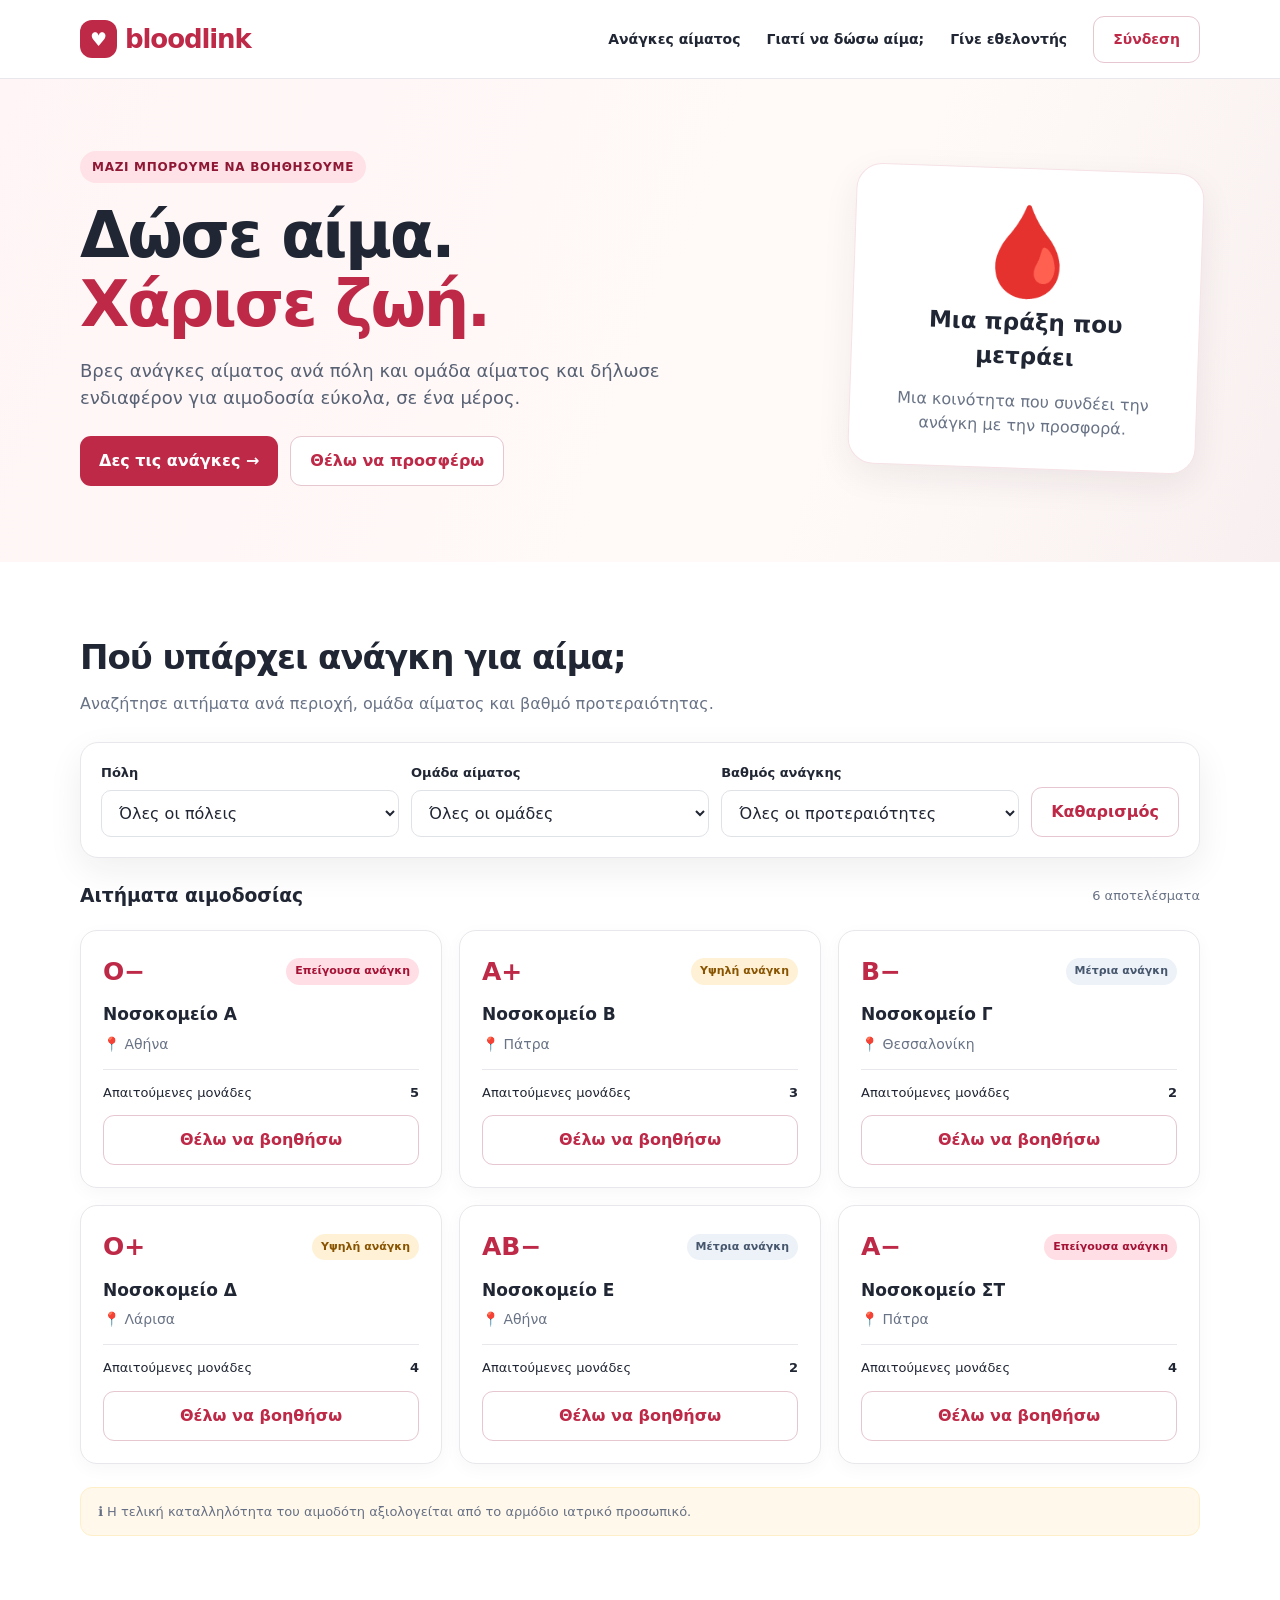
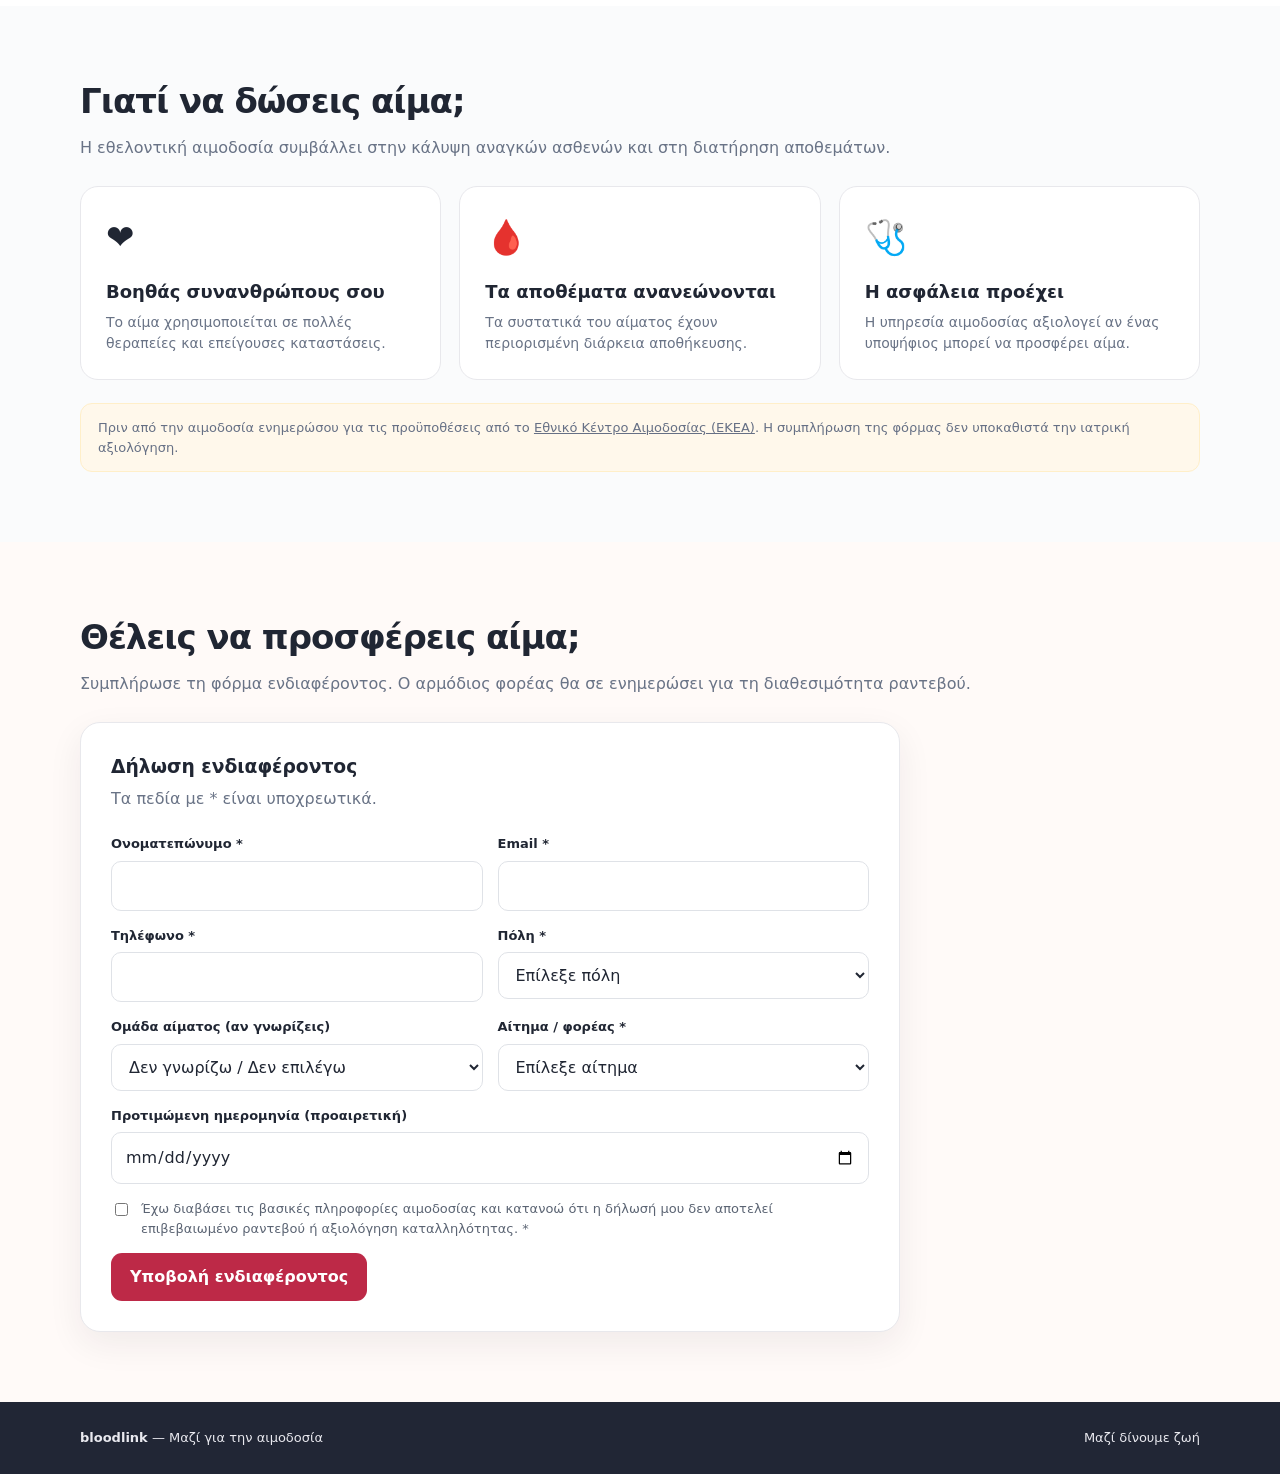
<file: index.html>
<!doctype html>
<html lang="el">
<head>
<meta charset="utf-8"><meta name="viewport" content="width=device-width, initial-scale=1">
<title>Bloodlink | Κάθε σταγόνα μετράει</title>
<style>
:root{--red:#bd2947;--red-dark:#8e1734;--ink:#202633;--muted:#697386;--border:#e8e8ec;--cream:#fffaf8;--surface:#fff;--soft:#fff1f3;--green:#167352;--shadow:0 12px 35px rgba(42,35,48,.07)}*{box-sizing:border-box}html{scroll-behavior:smooth}body{margin:0;background:#fff;color:var(--ink);font-family:system-ui,-apple-system,"Segoe UI",Arial,sans-serif;line-height:1.5}button,input,select{font:inherit}button{cursor:pointer}a{color:inherit;text-decoration:none}.wrap{width:min(1120px,calc(100% - 36px));margin:auto}.nav{border-bottom:1px solid var(--border);background:#fff;position:sticky;top:0;z-index:5}.nav-inner{display:flex;align-items:center;justify-content:space-between;gap:16px;height:78px}.brand{font-size:26px;font-weight:800;letter-spacing:-1.1px;color:var(--red);display:flex;align-items:center;gap:8px}.brand .mark{background:var(--red);color:#fff;border-radius:12px;padding:5px 10px;font-size:19px;letter-spacing:0}.navlinks{display:flex;align-items:center;gap:26px;font-size:14px;font-weight:600}.btn{border:0;border-radius:11px;padding:12px 19px;font-weight:700;display:inline-flex;align-items:center;justify-content:center;gap:8px}.primary{background:var(--red);color:#fff}.primary:hover{background:var(--red-dark)}.outline{background:#fff;border:1px solid #e6c6cf;color:var(--red)}.hero{background:linear-gradient(110deg,#fff5f6,#fffaf8 65%,#f8f0f0);padding:72px 0 76px}.hero-content{display:grid;grid-template-columns:1.35fr .65fr;gap:50px;align-items:center}.eyebrow{display:inline-block;background:#ffe2e8;color:var(--red-dark);font-size:12px;letter-spacing:.7px;font-weight:800;padding:7px 12px;border-radius:50px;text-transform:uppercase}h1{font-size:clamp(36px,5vw,64px);line-height:1.08;margin:18px 0 18px;letter-spacing:-2.4px}h1 span{color:var(--red)}.lead{font-size:18px;color:#576173;max-width:620px}.hero-actions{display:flex;gap:12px;flex-wrap:wrap;margin-top:25px}.hero-art{background:#fff;box-shadow:var(--shadow);border:1px solid #f6e2e6;border-radius:26px;padding:30px;text-align:center;transform:rotate(2deg)}.drop{font-size:88px;line-height:1.2}.hero-art strong{font-size:23px;display:block}.hero-art p{color:var(--muted);margin-bottom:0}.section{padding:70px 0}.section.alt{background:#fafbfc}.section-title{font-size:34px;letter-spacing:-1px;margin:0 0 9px}.sub{color:var(--muted);margin:0 0 26px}.filters{background:#fff;border:1px solid var(--border);border-radius:18px;box-shadow:var(--shadow);padding:20px;display:grid;grid-template-columns:1fr 1fr 1fr auto;gap:12px;align-items:end;margin-bottom:24px}.field label{display:block;font-size:13px;font-weight:750;margin-bottom:7px}.field input,.field select{width:100%;border:1px solid #dfe2e7;border-radius:10px;padding:12px 13px;background:#fff;color:var(--ink)}.field input:focus,.field select:focus{outline:3px solid #fbdce3;border-color:var(--red)}.results-head{display:flex;align-items:center;justify-content:space-between;gap:10px;margin:20px 0}.results-head h3{margin:0}.small{font-size:13px;color:var(--muted)}.cards{display:grid;grid-template-columns:repeat(3,minmax(0,1fr));gap:17px}.request{border:1px solid var(--border);border-radius:17px;padding:22px;background:white;box-shadow:0 5px 18px rgba(30,30,50,.035)}.request h3{margin:12px 0 6px;font-size:17px}.request p{color:var(--muted);margin:0 0 12px;font-size:14px}.topline{display:flex;align-items:center;justify-content:space-between;gap:10px}.blood{font-size:25px;font-weight:800;color:var(--red)}.urgency{border-radius:30px;padding:5px 9px;font-size:11px;font-weight:800}.urgent{background:#ffdee5;color:#a51235}.high{background:#fff1d5;color:#885400}.medium{background:#edf2f8;color:#46566d}.request .meta{margin-top:14px;padding:13px 0;border-top:1px solid var(--border);font-size:13px;display:flex;justify-content:space-between}.request .btn{width:100%}.empty{border:1px dashed #d8c8ca;border-radius:16px;padding:30px;text-align:center;color:var(--muted);grid-column:1/-1}.features{display:grid;grid-template-columns:repeat(3,1fr);gap:18px}.feature{border:1px solid var(--border);padding:25px;border-radius:18px;background:#fff}.feature .symbol{font-size:34px}.feature h3{font-size:18px;margin:15px 0 7px}.feature p{color:var(--muted);font-size:14px;margin:0}.notice{font-size:13px;color:#667085;background:#fff8eb;padding:14px 17px;border:1px solid #ffefc9;border-radius:12px;margin-top:23px}.signup{background:var(--cream)}.formgrid{display:grid;grid-template-columns:1fr 1fr;gap:15px}.form-panel{background:#fff;border:1px solid var(--border);border-radius:20px;padding:30px;box-shadow:var(--shadow);max-width:820px}.form-panel h3{margin:0 0 6px}.form-panel>p{color:var(--muted);margin:0 0 23px}.form-panel .wide{grid-column:1/-1}.check{display:flex;gap:10px;align-items:flex-start;font-size:13px;color:#5b6473}.check input{margin-top:4px}.footer{padding:26px 0;background:#212635;color:#e9e9ef}.foot{display:flex;justify-content:space-between;gap:18px;flex-wrap:wrap;font-size:13px}.modal{position:fixed;inset:0;background:rgba(28,26,35,.56);z-index:15;display:grid;place-items:center;padding:15px}.modal[hidden],#hospitalLogin[hidden],#volunteerLogin[hidden]{display:none}.dialog{width:min(470px,100%);background:#fff;border-radius:21px;padding:28px;box-shadow:0 22px 60px rgba(0,0,0,.2);position:relative}.close{position:absolute;right:15px;top:12px;border:0;background:#f5f5f6;border-radius:8px;width:32px;height:32px;font-size:20px}.role-tabs{display:flex;gap:7px;padding:5px;border-radius:11px;background:#f6f6f7;margin:18px 0}.role-tabs button{flex:1;border:none;border-radius:8px;background:transparent;padding:10px;font-weight:700}.role-tabs button.active{background:#fff;box-shadow:0 1px 5px #dedee0;color:var(--red)}.login-fields{display:grid;gap:14px}.hint{margin-top:13px;color:var(--muted);font-size:12px}.message{margin-top:14px;padding:12px;border-radius:10px;background:#e9f7f0;color:#116142;font-size:14px}.message[hidden]{display:none}.dashboard{background:#fafbfc;border:1px solid var(--border);border-radius:13px;padding:16px;margin-top:14px}.dashboard[hidden]{display:none}@media(max-width:800px){.hero-content{grid-template-columns:1fr}.hero-art{display:none}.filters{grid-template-columns:1fr 1fr}.cards,.features{grid-template-columns:1fr 1fr}.navlinks{gap:12px}.navlinks a{display:none}}@media(max-width:560px){.hero{padding:51px 0}.section{padding:51px 0}.filters,.cards,.features,.formgrid{grid-template-columns:1fr}.form-panel{padding:19px}.nav-inner{height:66px}h1{letter-spacing:-1px}}
</style>
</head>   
<body>
<header class="nav"><div class="wrap nav-inner"><a class="brand" href="#top"><span class="mark">♥</span>bloodlink</a><nav class="navlinks"><a href="#requests">Ανάγκες αίματος</a><a href="#why">Γιατί να δώσω αίμα;</a><a href="#volunteer">Γίνε εθελοντής</a><button class="btn outline" id="openLogin">Σύνδεση</button></nav></div></header>
<main id="top">
<section class="hero"><div class="wrap hero-content"><div><span class="eyebrow">Μαζί μπορούμε να βοηθήσουμε</span><h1>Δώσε αίμα.<br><span>Χάρισε ζωή.</span></h1><p class="lead">Βρες ανάγκες αίματος ανά πόλη και ομάδα αίματος και δήλωσε ενδιαφέρον για αιμοδοσία εύκολα, σε ένα μέρος.</p><div class="hero-actions"><a class="btn primary" href="#requests">Δες τις ανάγκες →</a><a class="btn outline" href="#volunteer">Θέλω να προσφέρω</a></div></div><div class="hero-art"><div class="drop">🩸</div><strong>Μια πράξη που μετράει</strong><p>Μια κοινότητα που συνδέει την ανάγκη με την προσφορά.</p></div></div></section>
<section class="section" id="requests"><div class="wrap"><h2 class="section-title">Πού υπάρχει ανάγκη για αίμα;</h2><p class="sub">Αναζήτησε αιτήματα ανά περιοχή, ομάδα αίματος και βαθμό προτεραιότητας.</p><div class="filters"><div class="field"><label for="city">Πόλη</label><select id="city"><option value="">Όλες οι πόλεις</option><option>Αθήνα</option><option>Θεσσαλονίκη</option><option>Πάτρα</option><option>Λάρισα</option></select></div><div class="field"><label for="bloodType">Ομάδα αίματος</label><select id="bloodType"><option value="">Όλες οι ομάδες</option><option>O−</option><option>O+</option><option>A−</option><option>A+</option><option>B−</option><option>B+</option><option>AB−</option><option>AB+</option></select></div><div class="field"><label for="priority">Βαθμός ανάγκης</label><select id="priority"><option value="">Όλες οι προτεραιότητες</option><option value="Επείγουσα">Επείγουσα</option><option value="Υψηλή">Υψηλή</option><option value="Μέτρια">Μέτρια</option></select></div><button class="btn outline" id="clearFilters" type="button">Καθαρισμός</button></div><div class="results-head"><h3>Αιτήματα αιμοδοσίας</h3><span class="small" id="count"></span></div><div class="cards" id="cards"></div><div class="notice">ℹ️ Η τελική καταλληλότητα του αιμοδότη αξιολογείται από το αρμόδιο ιατρικό προσωπικό.</div></div></section>
<section class="section alt" id="why"><div class="wrap"><h2 class="section-title">Γιατί να δώσεις αίμα;</h2><p class="sub">Η εθελοντική αιμοδοσία συμβάλλει στην κάλυψη αναγκών ασθενών και στη διατήρηση αποθεμάτων.</p><div class="features"><article class="feature"><div class="symbol">❤️</div><h3>Βοηθάς συνανθρώπους σου</h3><p>Το αίμα χρησιμοποιείται σε πολλές θεραπείες και επείγουσες καταστάσεις.</p></article><article class="feature"><div class="symbol">🩸</div><h3>Τα αποθέματα ανανεώνονται</h3><p>Τα συστατικά του αίματος έχουν περιορισμένη διάρκεια αποθήκευσης.</p></article><article class="feature"><div class="symbol">🩺</div><h3>Η ασφάλεια προέχει</h3><p>Η υπηρεσία αιμοδοσίας αξιολογεί αν ένας υποψήφιος μπορεί να προσφέρει αίμα.</p></article></div><div class="notice">Πριν από την αιμοδοσία ενημερώσου για τις προϋποθέσεις από το <a href="https://ekea.gr/" target="_blank" rel="noopener noreferrer" style="text-decoration:underline">Εθνικό Κέντρο Αιμοδοσίας (ΕΚΕΑ)</a>. Η συμπλήρωση της φόρμας δεν υποκαθιστά την ιατρική αξιολόγηση.</div></div></section>
<section class="section signup" id="volunteer"><div class="wrap"><h2 class="section-title">Θέλεις να προσφέρεις αίμα;</h2><p class="sub">Συμπλήρωσε τη φόρμα ενδιαφέροντος. Ο αρμόδιος φορέας θα σε ενημερώσει για τη διαθεσιμότητα ραντεβού.</p><form class="form-panel" id="interestForm"><h3>Δήλωση ενδιαφέροντος</h3><p>Τα πεδία με * είναι υποχρεωτικά.</p><div class="formgrid"><div class="field"><label for="fullName">Ονοματεπώνυμο *</label><input id="fullName" required maxlength="100" autocomplete="name"></div><div class="field"><label for="email">Email *</label><input id="email" type="email" required autocomplete="email"></div><div class="field"><label for="phone">Τηλέφωνο *</label><input id="phone" type="tel" required autocomplete="tel" maxlength="25"></div><div class="field"><label for="formCity">Πόλη *</label><select id="formCity" required><option value="">Επίλεξε πόλη</option><option>Αθήνα</option><option>Θεσσαλονίκη</option><option>Πάτρα</option><option>Λάρισα</option></select></div><div class="field"><label for="formBlood">Ομάδα αίματος (αν γνωρίζεις)</label><select id="formBlood"><option value="">Δεν γνωρίζω / Δεν επιλέγω</option><option>O−</option><option>O+</option><option>A−</option><option>A+</option><option>B−</option><option>B+</option><option>AB−</option><option>AB+</option></select></div><div class="field"><label for="requestSelect">Αίτημα / φορέας *</label><select id="requestSelect" required></select></div><div class="field wide"><label for="preferredDate">Προτιμώμενη ημερομηνία (προαιρετική)</label><input id="preferredDate" type="date"></div><label class="check wide"><input type="checkbox" id="consent" required><span>Έχω διαβάσει τις βασικές πληροφορίες αιμοδοσίας και κατανοώ ότι η δήλωσή μου δεν αποτελεί επιβεβαιωμένο ραντεβού ή αξιολόγηση καταλληλότητας. *</span></label><div class="wide"><button class="btn primary" type="submit">Υποβολή ενδιαφέροντος</button><div id="formMessage" class="message" role="status" aria-live="polite" hidden></div></div></div></form></div></section>
</main>
<footer class="footer"><div class="wrap foot"><span><strong>bloodlink</strong> — Μαζί για την αιμοδοσία</span><span>Μαζί δίνουμε ζωή</span></div></footer>
<div class="modal" id="loginModal" hidden><div class="dialog" role="dialog" aria-modal="true" aria-labelledby="loginTitle"><button class="close" type="button" id="closeLogin" aria-label="Κλείσιμο">×</button><h2 id="loginTitle" style="margin:0">Σύνδεση στο Bloodlink</h2><p class="small">Επίλεξε τύπο λογαριασμού.</p><div class="role-tabs"><button type="button" class="active" data-role="volunteer">Εθελοντής</button><button type="button" data-role="hospital">Νοσοκομείο</button></div><form id="volunteerLogin" class="login-fields"><p class="small">Σύνδεση εθελοντή</p><div class="field"><label for="volunteerUsername">Όνομα χρήστη</label><input id="volunteerUsername" type="text" required maxlength="80" autocomplete="off" placeholder="Όνομα χρήστη"></div><div class="field"><label for="volunteerPassword">Κωδικός πρόσβασης</label><input id="volunteerPassword" type="password" required minlength="1" autocomplete="off" placeholder="Κωδικός πρόσβασης"></div><button class="btn primary" type="submit">Σύνδεση εθελοντή</button><p class="hint">Για την εργασία χρησιμοποίησε μόνο δοκιμαστικά στοιχεία, όχι πραγματικούς κωδικούς TAXISnet.</p></form><form id="hospitalLogin" class="login-fields" hidden><div class="field"><label for="hospitalUsername">Όνομα νοσοκομείου</label><input id="hospitalUsername" required maxlength="120" autocomplete="off" placeholder="π.χ. Γενικό Νοσοκομείο Αθηνών"></div><div class="field"><label for="hospitalPassword">Κωδικός πρόσβασης</label><input id="hospitalPassword" type="password" required autocomplete="off" placeholder="Κωδικός πρόσβασης"></div><button class="btn primary" type="submit">Σύνδεση νοσοκομείου</button></form><div id="loginResult" class="dashboard" hidden aria-live="polite"></div></div></div>
<script>
const defaultRequests=[{id:1,hospital:'Νοσοκομείο Α',city:'Αθήνα',blood:'O−',units:5,priority:'Επείγουσα'},{id:2,hospital:'Νοσοκομείο Β',city:'Πάτρα',blood:'A+',units:3,priority:'Υψηλή'},{id:3,hospital:'Νοσοκομείο Γ',city:'Θεσσαλονίκη',blood:'B−',units:2,priority:'Μέτρια'},{id:4,hospital:'Νοσοκομείο Δ',city:'Λάρισα',blood:'O+',units:4,priority:'Υψηλή'},{id:5,hospital:'Νοσοκομείο Ε',city:'Αθήνα',blood:'AB−',units:2,priority:'Μέτρια'},{id:6,hospital:'Νοσοκομείο ΣΤ',city:'Πάτρα',blood:'A−',units:4,priority:'Επείγουσα'}];
const requests=JSON.parse(localStorage.getItem('bloodlink_demo_requests')||'null')||defaultRequests;
const cards=document.getElementById('cards'),selCity=document.getElementById('city'),selBlood=document.getElementById('bloodType'),selPriority=document.getElementById('priority');
function render(){const filtered=requests.filter(x=>(!selCity.value||selCity.value===x.city)&&(!selBlood.value||selBlood.value===x.blood)&&(!selPriority.value||selPriority.value===x.priority));document.getElementById('count').textContent=filtered.length+' αποτελέσματα';cards.replaceChildren();if(!filtered.length){const e=document.createElement('div');e.className='empty';e.textContent='Δεν βρέθηκαν αιτήματα με αυτά τα φίλτρα.';cards.append(e);return}for(const x of filtered){const article=document.createElement('article');article.className='request';const cls=x.priority==='Επείγουσα'?'urgent':x.priority==='Υψηλή'?'high':'medium';article.innerHTML=`<div class="topline"><span class="blood">${x.blood}</span><span class="urgency ${cls}">${x.priority} ανάγκη</span></div><h3>${x.hospital}</h3><p>📍 ${x.city}</p><div class="meta"><span>Απαιτούμενες μονάδες</span><strong>${x.units}</strong></div><button class="btn outline" type="button">Θέλω να βοηθήσω</button>`;article.querySelector('button').addEventListener('click',()=>{document.getElementById('requestSelect').value=String(x.id);document.getElementById('formCity').value=x.city;document.getElementById('volunteer').scrollIntoView({behavior:'smooth'});});cards.append(article)}}
[selCity,selBlood,selPriority].forEach(x=>x.addEventListener('change',render));document.getElementById('clearFilters').addEventListener('click',()=>{selCity.value='';selBlood.value='';selPriority.value='';render()});const rq=document.getElementById('requestSelect');rq.add(new Option('Επίλεξε αίτημα',''));for(const r of requests)rq.add(new Option(`${r.hospital} (${r.city}, ${r.blood})`,String(r.id)));render();document.getElementById('preferredDate').min=new Date().toLocaleDateString('en-CA');document.getElementById('interestForm').addEventListener('submit',ev=>{ev.preventDefault();const out=document.getElementById('formMessage');out.textContent='Η δήλωση ενδιαφέροντος καταχωρήθηκε στην τρέχουσα προβολή. Θα ενημερωθείς για τα διαθέσιμα ραντεβού όταν επικοινωνήσει μαζί σου ο αρμόδιος φορέας.';out.hidden=false;out.scrollIntoView({behavior:'smooth',block:'nearest'});});
const modal=document.getElementById('loginModal'),result=document.getElementById('loginResult');
let role='volunteer';
const volunteerLogin=document.getElementById('volunteerLogin'),hospitalLogin=document.getElementById('hospitalLogin');
document.getElementById('openLogin').addEventListener('click',()=>{modal.hidden=false;result.hidden=true;document.getElementById('volunteerUsername').focus()});
function closeModal(){modal.hidden=true;hospitalLogin.reset();volunteerLogin.reset();result.hidden=true}
document.getElementById('closeLogin').addEventListener('click',closeModal);
modal.addEventListener('click',e=>{if(e.target===modal)closeModal()});
document.addEventListener('keydown',e=>{if(e.key==='Escape'&&!modal.hidden)closeModal()});
document.querySelectorAll('[data-role]').forEach(b=>b.addEventListener('click',()=>{role=b.dataset.role;document.querySelectorAll('[data-role]').forEach(x=>x.classList.toggle('active',x===b));volunteerLogin.hidden=role!=='volunteer';hospitalLogin.hidden=role!=='hospital';result.hidden=true;}));
function showLoginDemo(title,description){result.replaceChildren();const head=document.createElement('strong');head.textContent=title;const line=document.createElement('p');line.textContent=description;result.append(head,line);result.hidden=false;}
volunteerLogin.addEventListener('submit',e=>{e.preventDefault();const username=document.getElementById('volunteerUsername').value.trim();if(!username)return;sessionStorage.setItem('bloodlink_demo_role','volunteer');sessionStorage.setItem('bloodlink_volunteer_username',username);volunteerLogin.reset();location.href='volunteer-dashboard.html';});
hospitalLogin.addEventListener('submit',e=>{e.preventDefault();const name=document.getElementById('hospitalUsername').value.trim();if(!name)return;sessionStorage.setItem('bloodlink_demo_role','hospital');sessionStorage.setItem('bloodlink_demo_hospital',name);document.getElementById('hospitalPassword').value='';location.href='hospital-dashboard.html';});
</script>
</body></html>
</file>
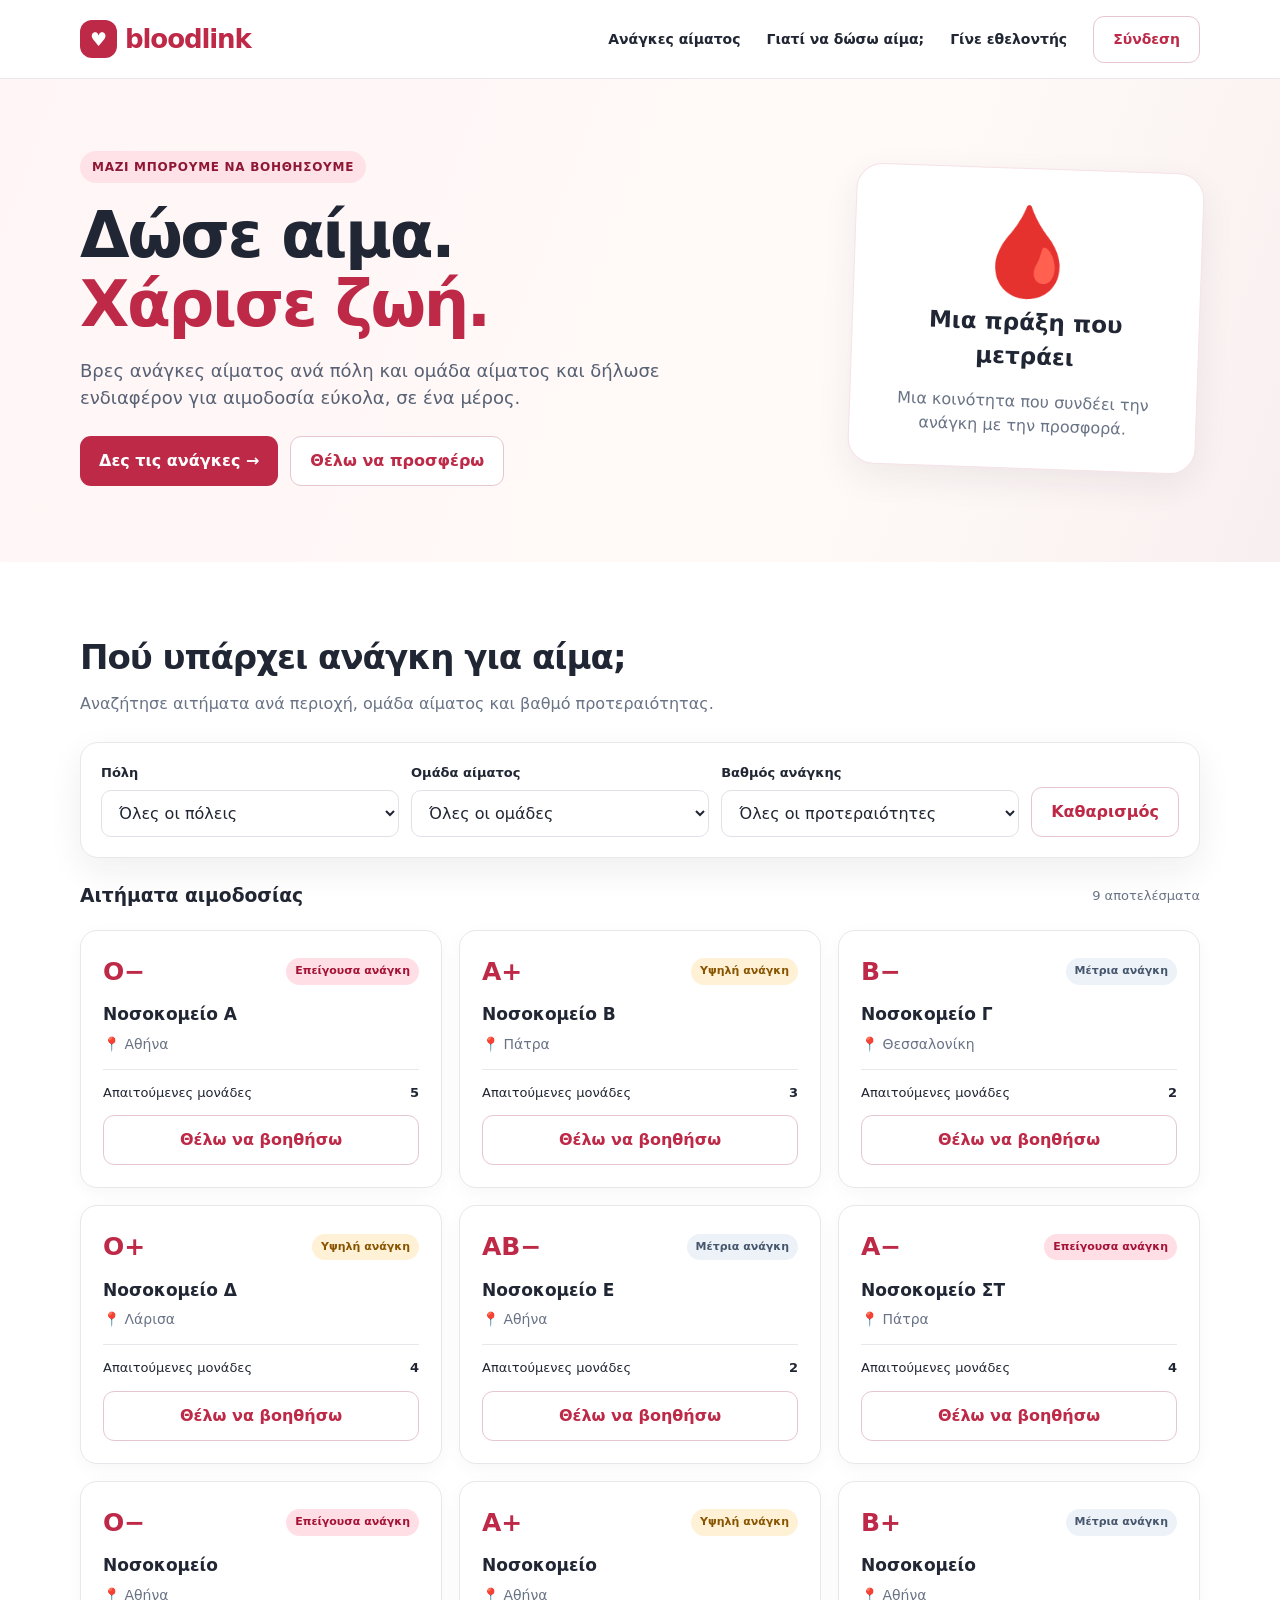
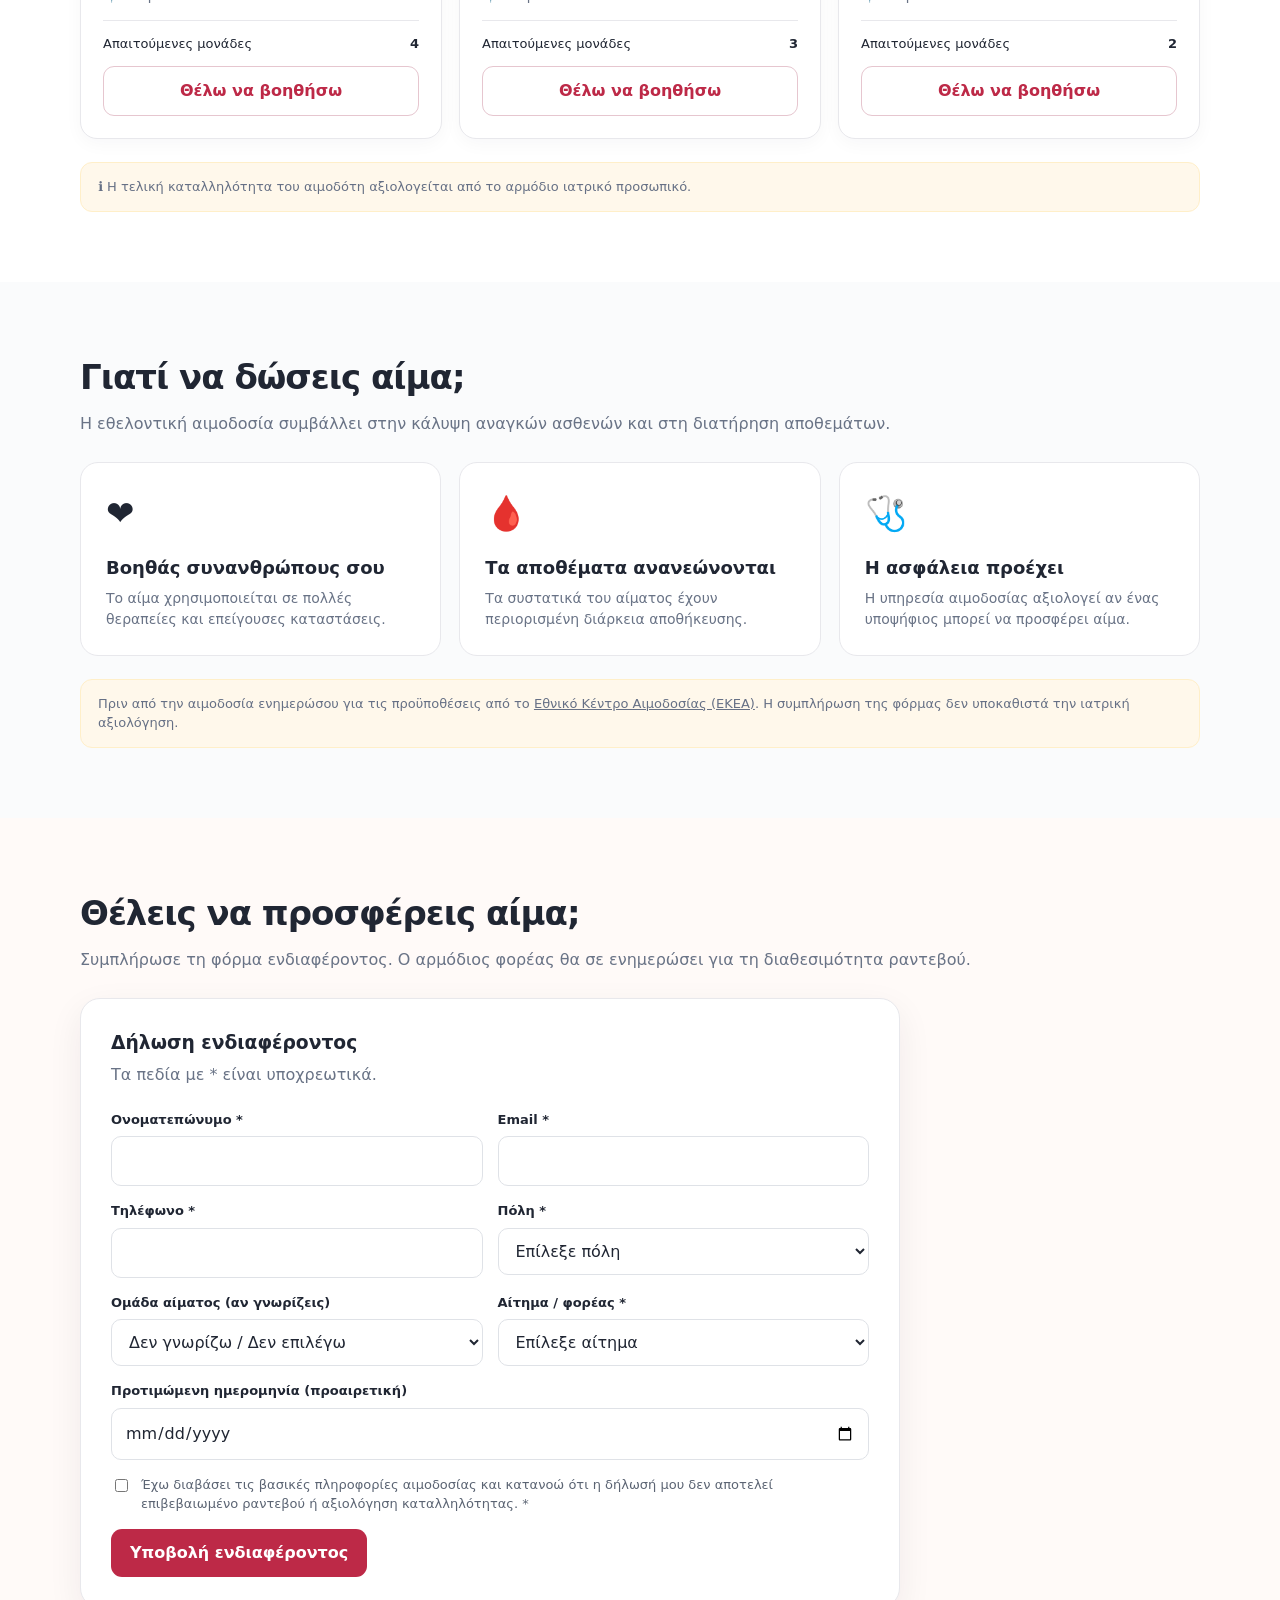
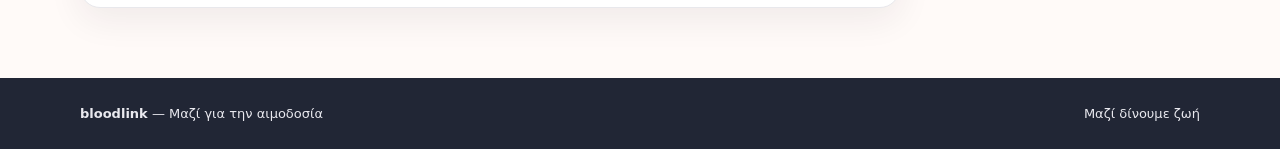
<file: hospital-dashboard.html>
<!doctype html><html lang="el"><head><meta charset="utf-8"><meta name="viewport" content="width=device-width,initial-scale=1"><title>Νοσοκομείο | Bloodlink</title><link rel="stylesheet" href="bloodlink.css"></head><body><header class="nav"><div class="wrap nav-inner"><a class="brand" href="index.html"><span class="mark">♥</span>bloodlink</a><nav class="navlinks"><a href="index.html#requests">Ανάγκες αίματος</a><a href="index.html#why">Γιατί να δώσω αίμα;</a><a href="index.html#volunteer">Εθελοντισμός</a><a class="btn outline" href="index.html" id="logout">Έξοδος</a></nav></div></header><main class="dashboard-layout"><div class="flex-row"><div><span class="eyebrow">Πίνακας διαχείρισης</span><h1 style="font-size:36px">Το νοσοκομείο μου</h1><p class="muted" id="hname"></p></div><span class="pill" id="hospitalCityPill">Αθήνα</span></div><p class="muted">Διαχειρίσου τις ανάγκες αίματος και τα προγραμματισμένα ραντεβού του νοσοκομείου σου.</p><section class="panel"><h2>Τα αιτήματά μου</h2><div class="table-wrap"><table><thead><tr><th>Ομάδα</th><th>Πόλη</th><th>Μονάδες</th><th>Προτεραιότητα</th><th>Ενέργεια</th></tr></thead><tbody id="requestRows"></tbody></table></div><p id="none" class="muted"></p></section><section class="panel"><h2>Νέο αίτημα αίματος</h2><p class="muted">Καταχώρησε μια νέα ανάγκη αίματος για το νοσοκομείο σου.</p><form id="newRequest" class="formgrid"><div class="field"><label>Πόλη *</label><input id="city" required maxlength="60" placeholder="π.χ. Αθήνα"></div><div class="field"><label>Ομάδα αίματος *</label><select id="blood" required><option>O−</option><option>O+</option><option>A−</option><option>A+</option><option>B−</option><option>B+</option><option>AB−</option><option>AB+</option></select></div><div class="field"><label>Μονάδες *</label><input id="units" type="number" min="1" max="999" value="2" required></div><div class="field"><label>Επίπεδο ανάγκης *</label><select id="priority"><option>Μέτρια</option><option>Υψηλή</option><option>Επείγουσα</option></select></div><div class="wide"><button class="btn primary" type="submit">Δημοσίευση αιτήματος</button></div></form><div id="saved" class="message" hidden role="status">Το αίτημα δημοσιεύτηκε.</div></section><section class="panel"><h2>Προσεχή ραντεβού αιμοδοσίας</h2><p class="muted">Τα προγραμματισμένα ραντεβού του νοσοκομείου σου.</p><div class="table-wrap"><table><thead><tr><th>Ημερομηνία</th><th>Ώρα</th><th>Εθελοντής</th><th>Ομάδα αίματος</th><th>Κατάσταση</th></tr></thead><tbody id="appointmentRows"></tbody></table></div></section><section class="panel"><h2>Δηλώσεις εθελοντών</h2><p class="muted">Οι νέες δηλώσεις ενδιαφέροντος θα εμφανίζονται εδώ όταν συνδεθεί η εφαρμογή με τη βάση δεδομένων.</p></section></main><footer class="footer"><div class="wrap foot"><span>Bloodlink — Δίκτυο αιμοδοσίας</span><span>Μαζί δίνουμε ζωή.</span></div></footer><script>document.getElementById('logout').onclick=()=>{sessionStorage.removeItem('bloodlink_demo_role');sessionStorage.removeItem('bloodlink_demo_hospital')};if(sessionStorage.getItem('bloodlink_demo_role')!=='hospital')location.replace('index.html');const hospital=sessionStorage.getItem('bloodlink_demo_hospital')||'Νοσοκομείο';document.getElementById('hname').textContent=hospital;const defaults=[{"id":1,"hospital":"Νοσοκομείο Α","city":"Αθήνα","blood":"O−","units":5,"priority":"Επείγουσα"},{"id":2,"hospital":"Νοσοκομείο Β","city":"Πάτρα","blood":"A+","units":3,"priority":"Υψηλή"},{"id":3,"hospital":"Νοσοκομείο Γ","city":"Θεσσαλονίκη","blood":"B−","units":2,"priority":"Μέτρια"},{"id":4,"hospital":"Νοσοκομείο Δ","city":"Λάρισα","blood":"O+","units":4,"priority":"Υψηλή"},{"id":5,"hospital":"Νοσοκομείο Ε","city":"Αθήνα","blood":"AB−","units":2,"priority":"Μέτρια"},{"id":6,"hospital":"Νοσοκομείο ΣΤ","city":"Πάτρα","blood":"A−","units":4,"priority":"Επείγουσα"}];let requests=JSON.parse(localStorage.getItem('bloodlink_demo_requests')||'null')||defaults;const cityForHospital= /Θεσσαλον|Παπαγεωργ|ΑΧΕΠΑ/i.test(hospital)?'Θεσσαλονίκη':/Πάτρα|Ρίο|Άγιος Ανδρέας/i.test(hospital)?'Πάτρα':/Λάρισ/i.test(hospital)?'Λάρισα':'Αθήνα';
document.getElementById('hospitalCityPill').textContent=cityForHospital;
document.getElementById('city').value=cityForHospital;
if(!requests.some(r=>r.hospital===hospital)) { requests.push({id:'sample-'+hospital+'-1',hospital,city:cityForHospital,blood:'O−',units:4,priority:'Επείγουσα'},{id:'sample-'+hospital+'-2',hospital,city:cityForHospital,blood:'A+',units:3,priority:'Υψηλή'},{id:'sample-'+hospital+'-3',hospital,city:cityForHospital,blood:'B+',units:2,priority:'Μέτρια'});localStorage.setItem('bloodlink_demo_requests',JSON.stringify(requests));}
const appointments=[['27/10/2026','09:30','Μαρία Π.','O+','Προγραμματισμένο'],['28/10/2026','11:00','Γιώργος Κ.','A+','Προγραμματισμένο'],['30/10/2026','10:15','Ελένη Μ.','O−','Σε αναμονή']];
for(const values of appointments){const tr=document.createElement('tr');for(const val of values){const td=document.createElement('td');td.textContent=val;tr.append(td)}document.getElementById('appointmentRows').append(tr)}
function save(){localStorage.setItem('bloodlink_demo_requests',JSON.stringify(requests));}function render(){const rows=document.getElementById('requestRows');rows.replaceChildren();const own=requests.filter(r=>r.hospital===hospital);document.getElementById('none').textContent=own.length?'':'Δεν υπάρχουν ακόμη αιτήματα για αυτό το νοσοκομείο.';for(const r of own){const tr=document.createElement('tr');for(const val of [r.blood,r.city,r.units,r.priority]){const td=document.createElement('td');td.textContent=val;tr.append(td);}const td=document.createElement('td'),btn=document.createElement('button');btn.className='btn outline';btn.textContent='Ολοκλήρωση';btn.onclick=()=>{requests=requests.filter(x=>x.id!==r.id);save();render();};td.append(btn);tr.append(td);rows.append(tr);}}document.getElementById('newRequest').onsubmit=e=>{e.preventDefault();requests.push({id:Date.now(),hospital,city:document.getElementById('city').value.trim(),blood:document.getElementById('blood').value,units:Number(document.getElementById('units').value),priority:document.getElementById('priority').value});save();render();document.getElementById('newRequest').reset();document.getElementById('saved').hidden=false;};render();</script></body></html>
</file>
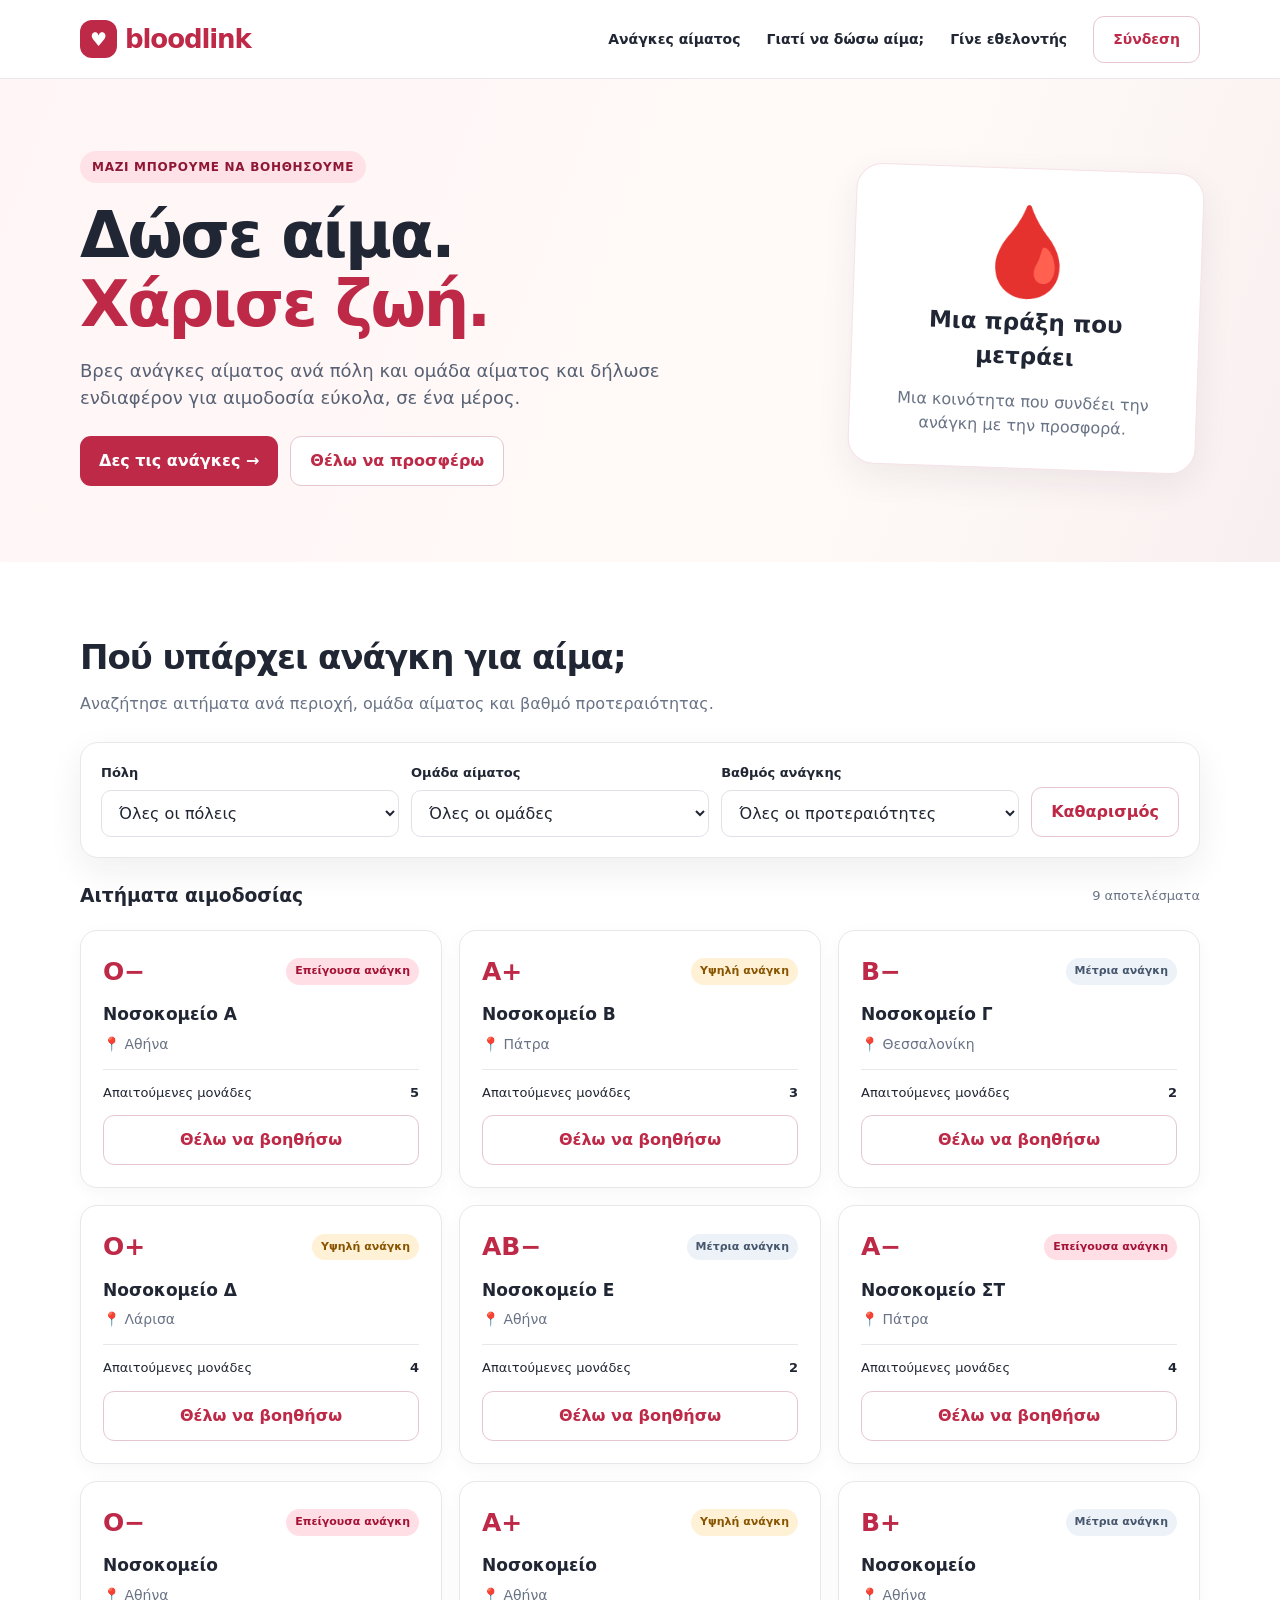
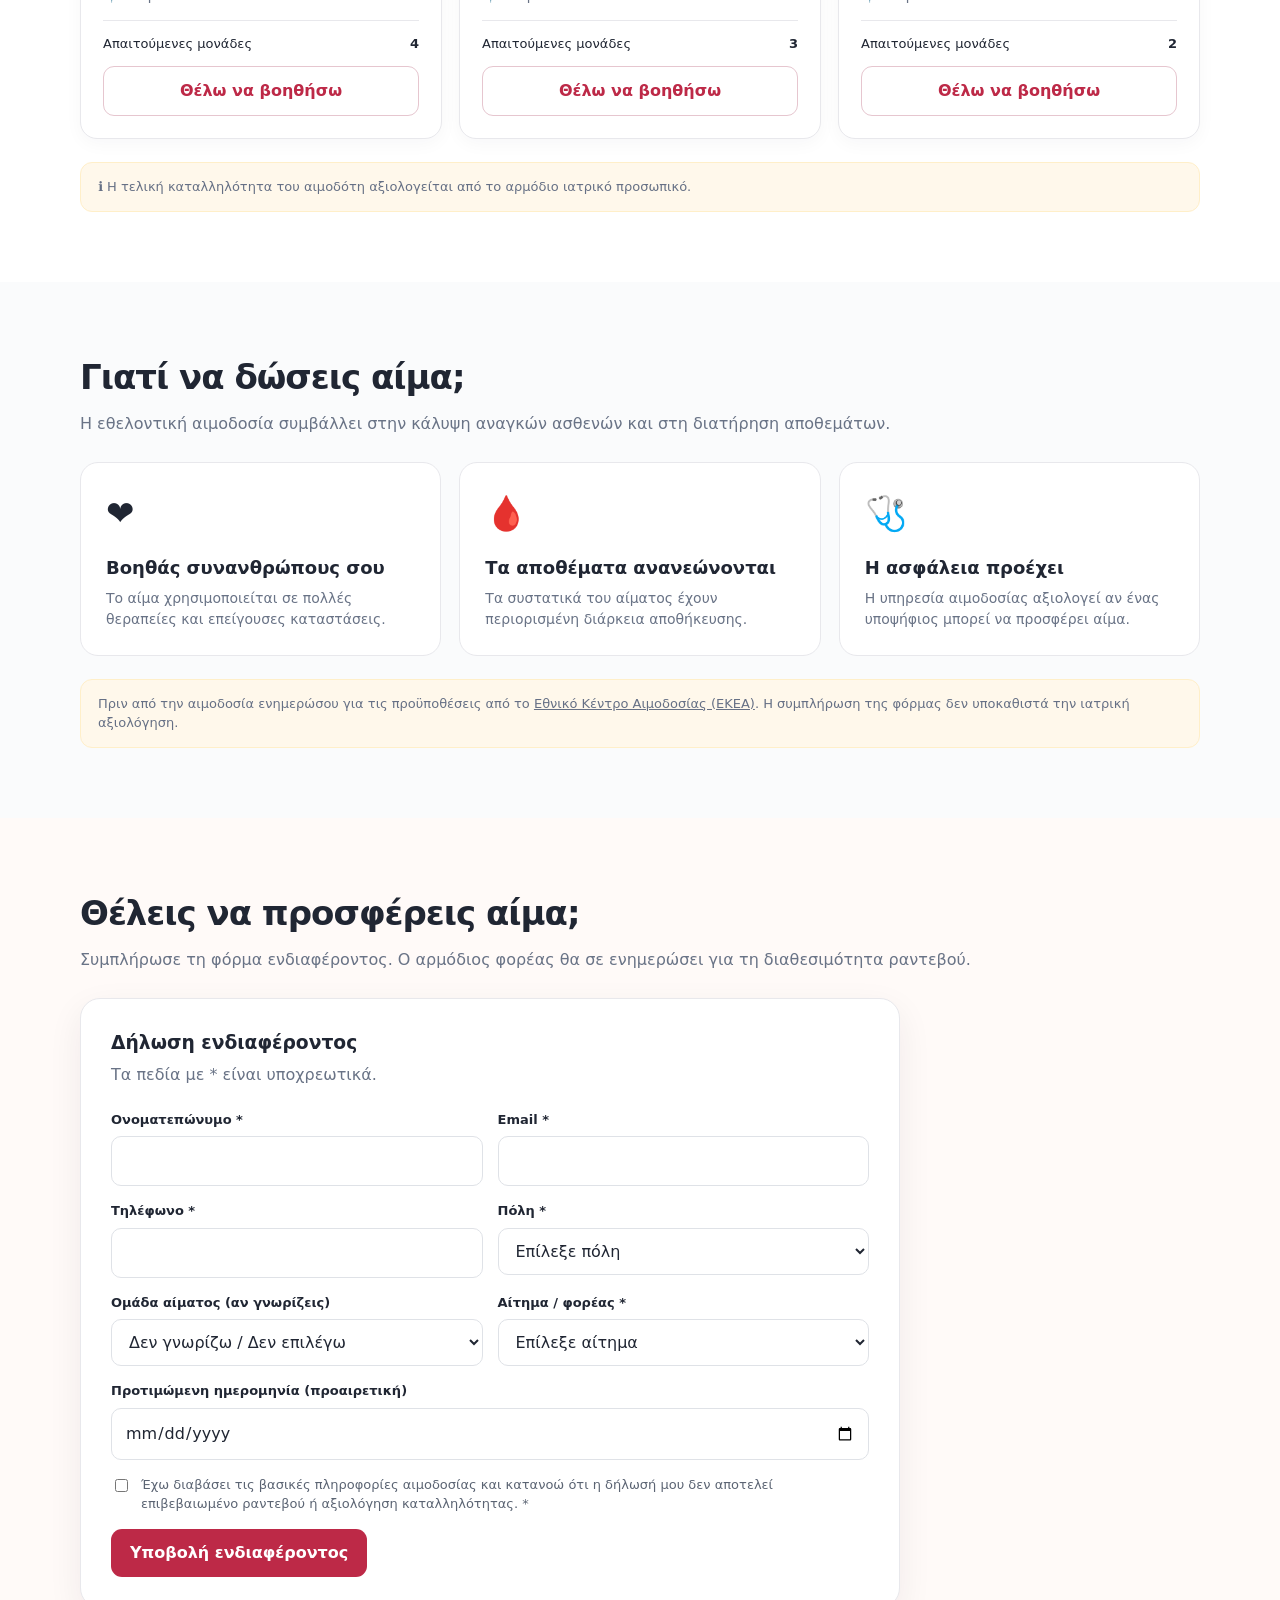
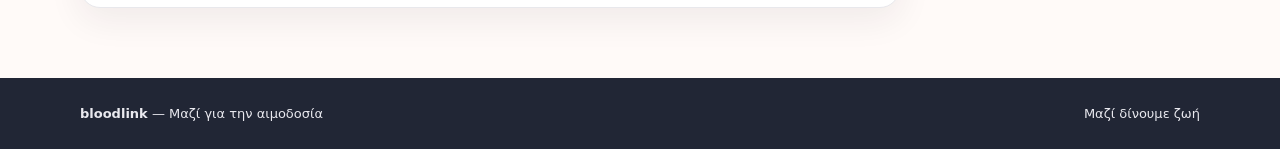
<file: volunteer-dashboard.html>
<!doctype html><html lang="el"><head><meta charset="utf-8"><meta name="viewport" content="width=device-width,initial-scale=1"><title>Εθελοντής | Bloodlink</title><link rel="stylesheet" href="bloodlink.css"></head><body><header class="nav"><div class="wrap nav-inner"><a class="brand" href="index.html"><span class="mark">♥</span>bloodlink</a><nav class="navlinks"><a href="index.html#requests">Ανάγκες αίματος</a><a href="index.html#why">Γιατί να δώσω αίμα;</a><a href="index.html#volunteer">Εθελοντισμός</a><a class="btn outline" href="index.html" id="logout">Έξοδος</a></nav></div></header><main class="dashboard-layout"><div class="flex-row"><div><span class="eyebrow">Προσωπικός χώρος εθελοντή</span><h1 style="font-size:36px">Καλώς ήρθες στο Bloodlink!</h1><p class="muted">Διαχειρίσου το προφίλ σου και βρες πού μπορείς να προσφέρεις αίμα.</p></div><span class="pill">Εθελοντής</span></div><div class="layout-grid"><section class="panel"><h2>Το προφίλ μου</h2><form id="profile" class="stack"><div class="field"><label>Όνομα εμφάνισης</label><input id="name" placeholder="π.χ. Μαρία Παπαδοπούλου"></div><div class="field"><label>Πόλη</label><input id="city" placeholder="π.χ. Αθήνα"></div><div class="field"><label>Email</label><input id="email" type="email" placeholder="name@example.com"></div><button class="btn primary" type="submit">Αποθήκευση προφίλ</button><p class="small" id="profileMsg" role="status"></p></form></section><section class="panel"><h2>Γρήγορη πρόσβαση</h2><p>Βρες ανάγκες αίματος ανά περιοχή και ομάδα.</p><a class="btn outline" href="index.html#requests">Αναζήτηση αναγκών →</a><h3>Οι δηλώσεις μου</h3><p class="muted">Η καταχώριση δηλώσεων και οι ειδοποιήσεις ραντεβού θα συνδεθούν σε επόμενη φάση.</p><p class="small">Μια δήλωση ενδιαφέροντος δεν είναι επιβεβαιωμένο ραντεβού.</p></section></div></main><footer class="footer"><div class="wrap foot"><span>Bloodlink — Δίκτυο αιμοδοσίας</span><span>Μαζί δίνουμε ζωή.</span></div></footer><script>document.getElementById('logout').onclick=()=>{sessionStorage.removeItem('bloodlink_demo_role');sessionStorage.removeItem('bloodlink_demo_hospital')};if(sessionStorage.getItem('bloodlink_demo_role')!=='volunteer')location.replace('index.html');const key='bloodlink_demo_volunteer_profile';let profile=JSON.parse(localStorage.getItem(key)||'{}');for(const id of ['name','city','email'])document.getElementById(id).value=profile[id]||(id==='name'?(sessionStorage.getItem('bloodlink_volunteer_username')||''):'');document.getElementById('profile').onsubmit=e=>{e.preventDefault();profile={name:document.getElementById('name').value,city:document.getElementById('city').value,email:document.getElementById('email').value};localStorage.setItem(key,JSON.stringify(profile));document.getElementById('profileMsg').textContent='Τα στοιχεία του προφίλ αποθηκεύτηκαν.';};</script></body></html>
</file>
<file: bloodlink.css>
:root{--red:#bd2947;--red-dark:#8e1734;--ink:#202633;--muted:#697386;--border:#e8e8ec;--cream:#fffaf8;--surface:#fff;--soft:#fff1f3;--green:#167352;--shadow:0 12px 35px rgba(42,35,48,.07)}*{box-sizing:border-box}html{scroll-behavior:smooth}body{margin:0;background:#fff;color:var(--ink);font-family:system-ui,-apple-system,"Segoe UI",Arial,sans-serif;line-height:1.5}button,input,select{font:inherit}button{cursor:pointer}a{color:inherit;text-decoration:none}.wrap{width:min(1120px,calc(100% - 36px));margin:auto}.nav{border-bottom:1px solid var(--border);background:#fff;position:sticky;top:0;z-index:5}.nav-inner{display:flex;align-items:center;justify-content:space-between;gap:16px;height:78px}.brand{font-size:26px;font-weight:800;letter-spacing:-1.1px;color:var(--red);display:flex;align-items:center;gap:8px}.brand .mark{background:var(--red);color:#fff;border-radius:12px;padding:5px 10px;font-size:19px;letter-spacing:0}.navlinks{display:flex;align-items:center;gap:26px;font-size:14px;font-weight:600}.btn{border:0;border-radius:11px;padding:12px 19px;font-weight:700;display:inline-flex;align-items:center;justify-content:center;gap:8px}.primary{background:var(--red);color:#fff}.primary:hover{background:var(--red-dark)}.outline{background:#fff;border:1px solid #e6c6cf;color:var(--red)}.hero{background:linear-gradient(110deg,#fff5f6,#fffaf8 65%,#f8f0f0);padding:72px 0 76px}.hero-content{display:grid;grid-template-columns:1.35fr .65fr;gap:50px;align-items:center}.eyebrow{display:inline-block;background:#ffe2e8;color:var(--red-dark);font-size:12px;letter-spacing:.7px;font-weight:800;padding:7px 12px;border-radius:50px;text-transform:uppercase}h1{font-size:clamp(36px,5vw,64px);line-height:1.08;margin:18px 0 18px;letter-spacing:-2.4px}h1 span{color:var(--red)}.lead{font-size:18px;color:#576173;max-width:620px}.hero-actions{display:flex;gap:12px;flex-wrap:wrap;margin-top:25px}.hero-art{background:#fff;box-shadow:var(--shadow);border:1px solid #f6e2e6;border-radius:26px;padding:30px;text-align:center;transform:rotate(2deg)}.drop{font-size:88px;line-height:1.2}.hero-art strong{font-size:23px;display:block}.hero-art p{color:var(--muted);margin-bottom:0}.section{padding:70px 0}.section.alt{background:#fafbfc}.section-title{font-size:34px;letter-spacing:-1px;margin:0 0 9px}.sub{color:var(--muted);margin:0 0 26px}.filters{background:#fff;border:1px solid var(--border);border-radius:18px;box-shadow:var(--shadow);padding:20px;display:grid;grid-template-columns:1fr 1fr 1fr auto;gap:12px;align-items:end;margin-bottom:24px}.field label{display:block;font-size:13px;font-weight:750;margin-bottom:7px}.field input,.field select{width:100%;border:1px solid #dfe2e7;border-radius:10px;padding:12px 13px;background:#fff;color:var(--ink)}.field input:focus,.field select:focus{outline:3px solid #fbdce3;border-color:var(--red)}.results-head{display:flex;align-items:center;justify-content:space-between;gap:10px;margin:20px 0}.results-head h3{margin:0}.small{font-size:13px;color:var(--muted)}.cards{display:grid;grid-template-columns:repeat(3,minmax(0,1fr));gap:17px}.request{border:1px solid var(--border);border-radius:17px;padding:22px;background:white;box-shadow:0 5px 18px rgba(30,30,50,.035)}.request h3{margin:12px 0 6px;font-size:17px}.request p{color:var(--muted);margin:0 0 12px;font-size:14px}.topline{display:flex;align-items:center;justify-content:space-between;gap:10px}.blood{font-size:25px;font-weight:800;color:var(--red)}.urgency{border-radius:30px;padding:5px 9px;font-size:11px;font-weight:800}.urgent{background:#ffdee5;color:#a51235}.high{background:#fff1d5;color:#885400}.medium{background:#edf2f8;color:#46566d}.request .meta{margin-top:14px;padding:13px 0;border-top:1px solid var(--border);font-size:13px;display:flex;justify-content:space-between}.request .btn{width:100%}.empty{border:1px dashed #d8c8ca;border-radius:16px;padding:30px;text-align:center;color:var(--muted);grid-column:1/-1}.features{display:grid;grid-template-columns:repeat(3,1fr);gap:18px}.feature{border:1px solid var(--border);padding:25px;border-radius:18px;background:#fff}.feature .symbol{font-size:34px}.feature h3{font-size:18px;margin:15px 0 7px}.feature p{color:var(--muted);font-size:14px;margin:0}.notice{font-size:13px;color:#667085;background:#fff8eb;padding:14px 17px;border:1px solid #ffefc9;border-radius:12px;margin-top:23px}.signup{background:var(--cream)}.formgrid{display:grid;grid-template-columns:1fr 1fr;gap:15px}.form-panel{background:#fff;border:1px solid var(--border);border-radius:20px;padding:30px;box-shadow:var(--shadow);max-width:820px}.form-panel h3{margin:0 0 6px}.form-panel>p{color:var(--muted);margin:0 0 23px}.form-panel .wide{grid-column:1/-1}.check{display:flex;gap:10px;align-items:flex-start;font-size:13px;color:#5b6473}.check input{margin-top:4px}.footer{padding:26px 0;background:#212635;color:#e9e9ef}.foot{display:flex;justify-content:space-between;gap:18px;flex-wrap:wrap;font-size:13px}.modal{position:fixed;inset:0;background:rgba(28,26,35,.56);z-index:15;display:grid;place-items:center;padding:15px}.modal[hidden],#hospitalLogin[hidden],#volunteerLogin[hidden]{display:none}.dialog{width:min(470px,100%);background:#fff;border-radius:21px;padding:28px;box-shadow:0 22px 60px rgba(0,0,0,.2);position:relative}.close{position:absolute;right:15px;top:12px;border:0;background:#f5f5f6;border-radius:8px;width:32px;height:32px;font-size:20px}.role-tabs{display:flex;gap:7px;padding:5px;border-radius:11px;background:#f6f6f7;margin:18px 0}.role-tabs button{flex:1;border:none;border-radius:8px;background:transparent;padding:10px;font-weight:700}.role-tabs button.active{background:#fff;box-shadow:0 1px 5px #dedee0;color:var(--red)}.login-fields{display:grid;gap:14px}.hint{margin-top:13px;color:var(--muted);font-size:12px}.message{margin-top:14px;padding:12px;border-radius:10px;background:#e9f7f0;color:#116142;font-size:14px}.message[hidden]{display:none}.dashboard{background:#fafbfc;border:1px solid var(--border);border-radius:13px;padding:16px;margin-top:14px}.dashboard[hidden]{display:none}@media(max-width:800px){.hero-content{grid-template-columns:1fr}.hero-art{display:none}.filters{grid-template-columns:1fr 1fr}.cards,.features{grid-template-columns:1fr 1fr}.navlinks{gap:12px}.navlinks a{display:none}}@media(max-width:560px){.hero{padding:51px 0}.section{padding:51px 0}.filters,.cards,.features,.formgrid{grid-template-columns:1fr}.form-panel{padding:19px}.nav-inner{height:66px}h1{letter-spacing:-1px}}

.dashboard-layout{max-width:1130px;margin:36px auto;padding:0 18px}.layout-grid{display:grid;grid-template-columns:1fr 1fr;gap:18px}.panel{background:white;border:1px solid #e8e8ec;border-radius:18px;padding:24px;margin:15px 0;box-shadow:0 4px 20px #22222208}.pill{background:#fff1f3;color:#ad1841;padding:6px 12px;border-radius:20px;font-weight:700;font-size:12px}.flex-row{display:flex;align-items:center;justify-content:space-between;gap:12px;flex-wrap:wrap}.field{margin:11px 0}.field textarea{width:100%;min-height:90px;padding:12px;border-radius:10px;border:1px solid #dfe2e7}.muted{color:#697386}.table-wrap{overflow:auto}table{width:100%;border-collapse:collapse}th,td{padding:12px;border-bottom:1px solid #ececf0;text-align:left;white-space:nowrap}th{font-size:12px;color:#667085} .demo-alert{background:#fff8eb;border:1px solid #ffe7ac;border-radius:12px;padding:14px;font-size:13px}.stack{display:grid;gap:12px}@media(max-width:750px){.layout-grid{grid-template-columns:1fr}}
</file>
